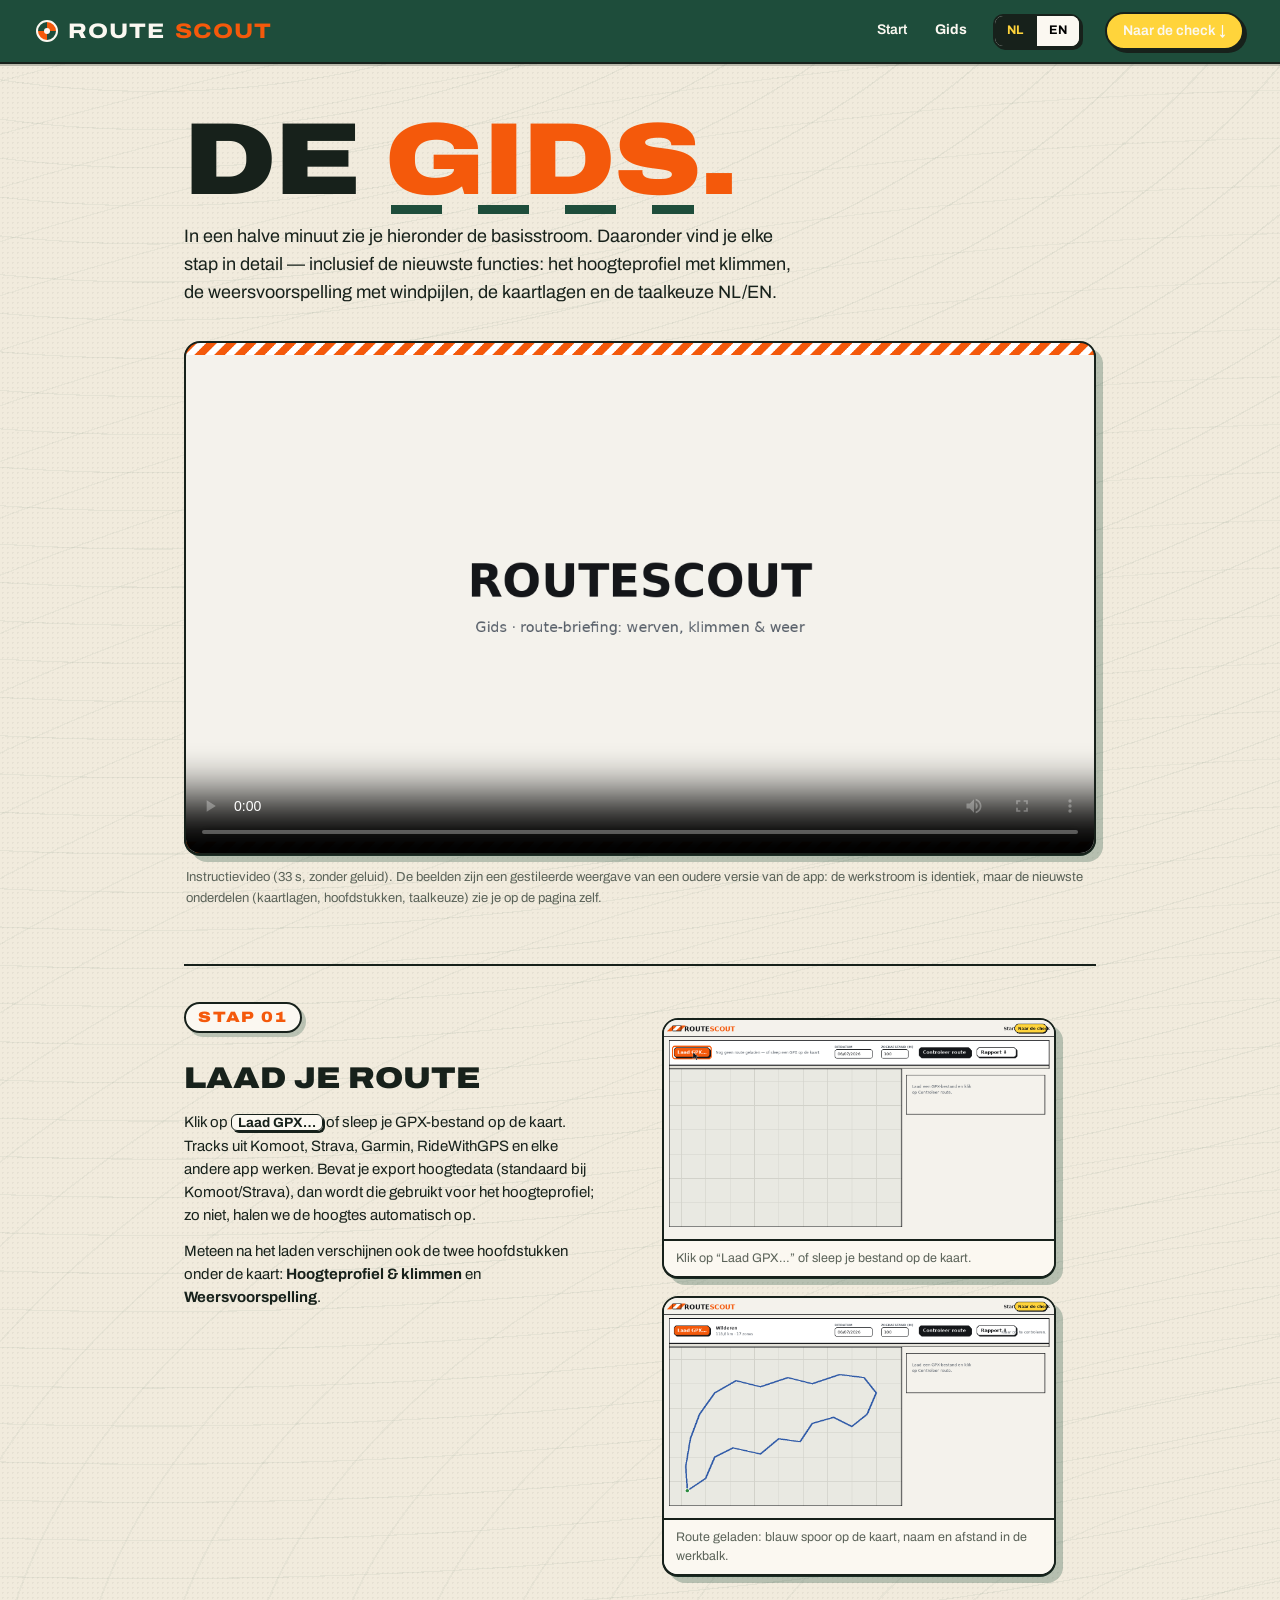
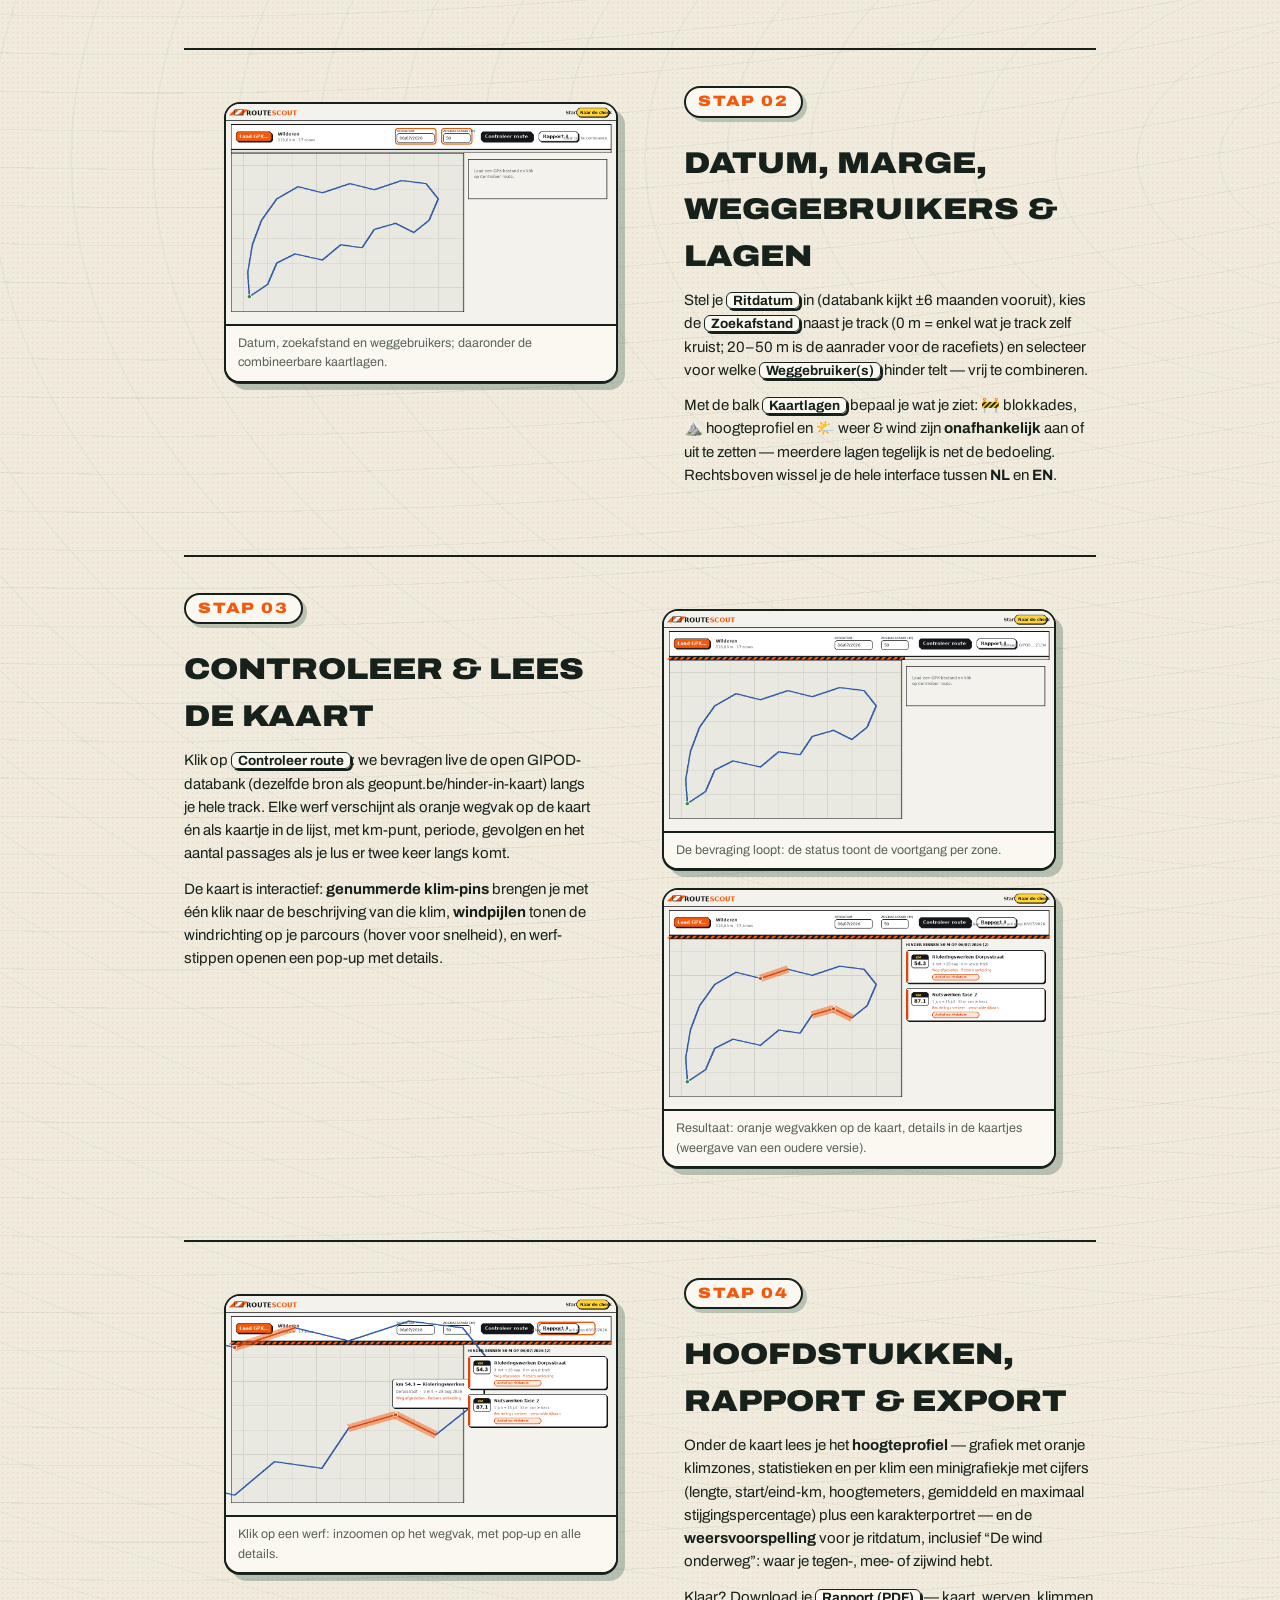
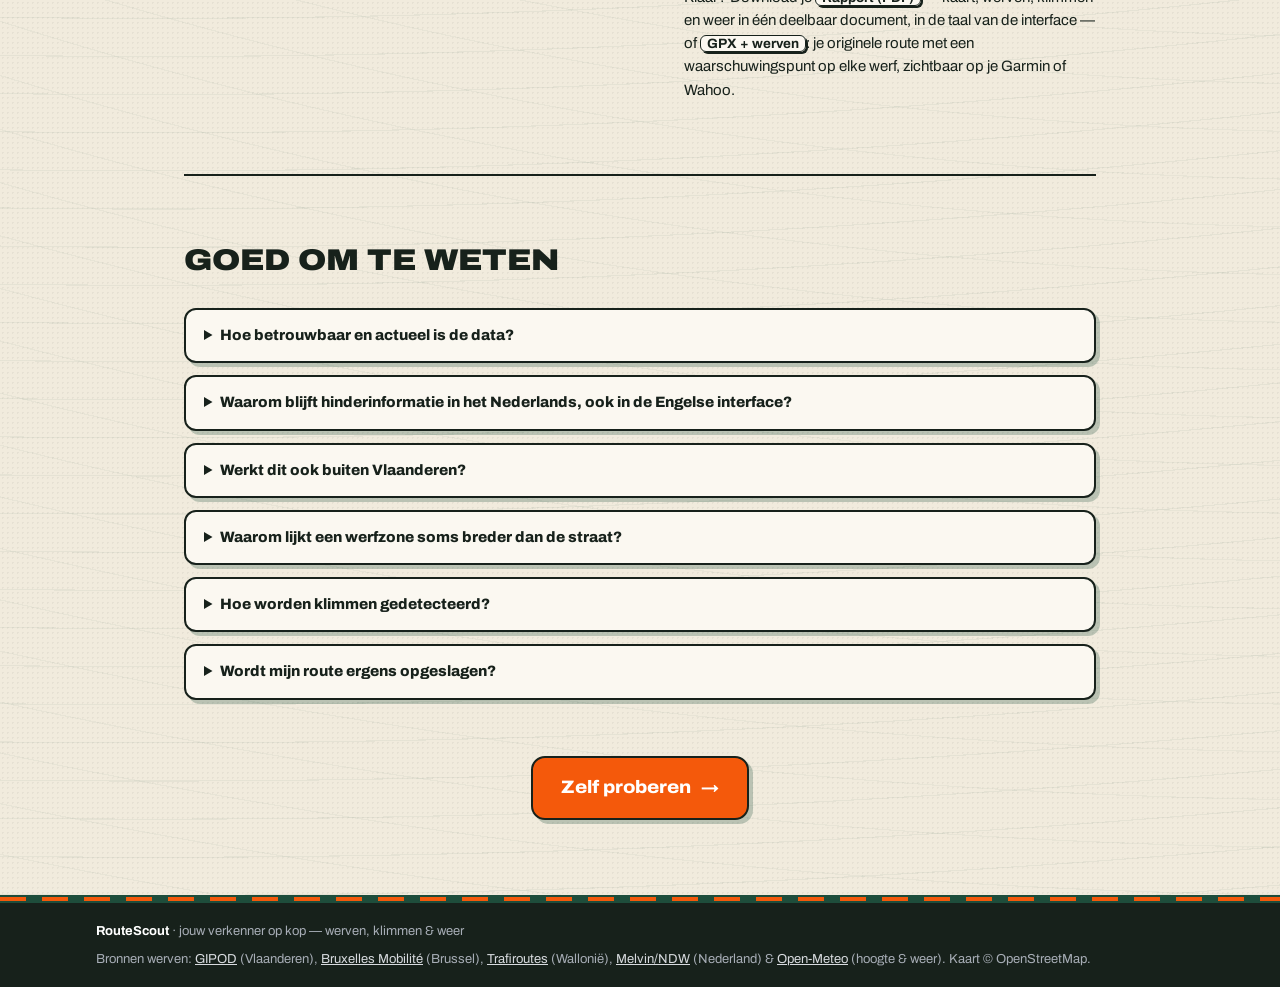
<file: gids.html>
<!DOCTYPE html>
<html lang="nl">
<head>
<meta charset="utf-8">
<meta name="viewport" content="width=device-width, initial-scale=1">
<title>Gids — RouteScout</title>
<meta name="description" content="Zo werkt RouteScout: video, stap-voor-stapgids en veelgestelde vragen — in het Nederlands of Engels.">
<link rel="icon" href="data:image/svg+xml,<svg xmlns='http://www.w3.org/2000/svg' viewBox='0 0 100 100'><text y='.9em' font-size='90'>🧭</text></svg>">
<link rel="preconnect" href="https://fonts.googleapis.com">
<link href="https://fonts.googleapis.com/css2?family=Archivo:ital,wdth,wght@0,62..125,300..900&display=swap" rel="stylesheet">
<link rel="stylesheet" href="css/style.css?v=27">
<style>
  .gids{max-width:1000px;margin:0 auto;padding:clamp(28px,4vw,56px) clamp(16px,4vw,44px)}
  .gids .mega{font-size:clamp(44px,8vw,110px)}
  .gids-intro{font-size:clamp(15px,1.5vw,18px);max-width:62ch;margin:18px 0 34px}
  .video-frame{border:2px solid var(--ink);border-radius:var(--radius);overflow:hidden;box-shadow:var(--shadow);background:var(--ink)}
  .video-frame video{display:block;width:100%;height:auto}
  .video-caption{font-size:13px;color:var(--muted);margin:12px 2px 0}
  .gstep{display:grid;grid-template-columns:minmax(0,1fr) minmax(0,1.15fr);gap:26px;align-items:start;
    margin-top:clamp(36px,5vw,56px);padding-top:clamp(24px,3vw,36px);border-top:2px solid var(--ink)}
  .gstep:nth-of-type(even){grid-template-columns:minmax(0,1.15fr) minmax(0,1fr)}
  .gstep:nth-of-type(even) .gtext{order:2}
  .gtext h2{font-weight:900;font-stretch:116%;text-transform:uppercase;font-size:clamp(22px,2.6vw,30px);margin:10px 0 10px}
  .gtext p{margin:0 0 12px;font-size:15px}
  .gtext .tip{background:var(--paper);border:2px solid var(--ink);border-radius:12px;box-shadow:var(--shadow-sm);padding:12px 14px;font-size:14px;margin-top:14px}
  .gtext .tip b{color:var(--orange-deep)}
  .shot{border:2px solid var(--ink);border-radius:var(--radius);box-shadow:var(--shadow);overflow:hidden;background:#fff}
  .shot img{display:block;width:100%;height:auto}
  .shot figcaption{font-size:12.5px;color:var(--muted);padding:8px 12px;border-top:2px solid var(--ink);background:var(--paper)}
  .shot + .shot{margin-top:18px}
  kbd,.ui{font:inherit;font-weight:700;font-size:.9em;background:var(--paper);border:1.5px solid var(--ink);border-radius:6px;padding:0 6px;box-shadow:2px 2px 0 var(--ink);white-space:nowrap}
  .faq{margin-top:clamp(40px,5vw,60px);padding-top:clamp(24px,3vw,36px);border-top:2px solid var(--ink)}
  .faq h2{font-weight:900;font-stretch:116%;text-transform:uppercase;font-size:clamp(22px,2.6vw,30px)}
  .faq details{background:var(--paper);border:2px solid var(--ink);border-radius:12px;box-shadow:var(--shadow-sm);padding:14px 18px;margin-bottom:12px}
  .faq summary{font-weight:800;cursor:pointer;font-size:15px}
  .faq p{font-size:14.5px;margin:10px 0 0}
  .backcta{margin-top:clamp(36px,5vw,56px);text-align:center}
  @media(max-width:760px){.gstep,.gstep:nth-of-type(even){grid-template-columns:1fr}.gstep:nth-of-type(even) .gtext{order:0}}
</style>
</head>
<body>

<nav class="topbar">
  <span class="brand"><span class="brand-stripe"></span>ROUTE<em>SCOUT</em></span>
  <a class="navlink" href="index.html#hoe" data-i18n="navStart">Start</a>
  <a class="navlink" href="gids.html" aria-current="page"><b data-i18n="navGids">Gids</b></a>
  <div class="seg lang" role="group" aria-label="Taal / Language">
    <button type="button" class="seg-btn lang-btn" data-lang="nl" aria-pressed="true">NL</button>
    <button type="button" class="seg-btn lang-btn" data-lang="en" aria-pressed="false">EN</button>
  </div>
  <a class="navlink navlink-cta" href="index.html#app" data-i18n="navCheck">Naar de check ↓</a>
</nav>

<main class="gids">
  <h1 class="mega"><span class="mega-line"><span data-i18n="g_title">DE </span><span class="hl" data-i18n="g_titleHl">GIDS</span><span class="dot">.</span></span></h1>
  <p class="gids-intro" data-i18n-html="g_intro"></p>

  <div class="video-frame">
    <video controls preload="metadata" poster="assets/gids-poster.png" playsinline>
      <source src="assets/gids.mp4" type="video/mp4">
      <a href="assets/gids.mp4">gids.mp4</a>
    </video>
  </div>
  <p class="video-caption" data-i18n-html="g_videoCap"></p>

  <section class="gstep">
    <div class="gtext">
      <span class="step-nr" data-i18n="g_s1nr">STAP 01</span>
      <h2 data-i18n="g_s1t"></h2>
      <div data-i18n-html="g_s1p"></div>
    </div>
    <div>
      <figure class="shot"><img src="assets/img/stap1-laden.png" alt="">
        <figcaption data-i18n="g_s1c1"></figcaption></figure>
      <figure class="shot"><img src="assets/img/stap1-geladen.png" alt="">
        <figcaption data-i18n="g_s1c2"></figcaption></figure>
    </div>
  </section>

  <section class="gstep">
    <div class="gtext">
      <span class="step-nr" data-i18n="g_s2nr">STAP 02</span>
      <h2 data-i18n="g_s2t"></h2>
      <div data-i18n-html="g_s2p"></div>
    </div>
    <div>
      <figure class="shot"><img src="assets/img/stap2-instellingen.png" alt="">
        <figcaption data-i18n="g_s2c1"></figcaption></figure>
    </div>
  </section>

  <section class="gstep">
    <div class="gtext">
      <span class="step-nr" data-i18n="g_s3nr">STAP 03</span>
      <h2 data-i18n="g_s3t"></h2>
      <div data-i18n-html="g_s3p"></div>
    </div>
    <div>
      <figure class="shot"><img src="assets/img/stap3-bevraging.png" alt="">
        <figcaption data-i18n="g_s3c1"></figcaption></figure>
      <figure class="shot"><img src="assets/img/stap4-resultaat.png" alt="">
        <figcaption data-i18n="g_s3c2"></figcaption></figure>
    </div>
  </section>

  <section class="gstep">
    <div class="gtext">
      <span class="step-nr" data-i18n="g_s4nr">STAP 04</span>
      <h2 data-i18n="g_s4t"></h2>
      <div data-i18n-html="g_s4p"></div>
    </div>
    <div>
      <figure class="shot"><img src="assets/img/stap4-detail.png" alt="">
        <figcaption data-i18n="g_s4c1"></figcaption></figure>
    </div>
  </section>

  <section class="faq">
    <h2 data-i18n="g_faqT">Goed om te weten</h2>
    <details>
      <summary data-i18n="g_q1"></summary><p data-i18n-html="g_a1"></p>
    </details>
    <details>
      <summary data-i18n="g_q2"></summary><p data-i18n-html="g_a2"></p>
    </details>
    <details>
      <summary data-i18n="g_q3"></summary><p data-i18n-html="g_a3"></p>
    </details>
    <details>
      <summary data-i18n="g_q4"></summary><p data-i18n-html="g_a4"></p>
    </details>
    <details>
      <summary data-i18n="g_q5"></summary><p data-i18n-html="g_a5"></p>
    </details>
    <details>
      <summary data-i18n="g_q6"></summary><p data-i18n-html="g_a6"></p>
    </details>
  </section>

  <div class="backcta">
    <a class="btn btn-primary btn-big" href="index.html#app"><span data-i18n="g_cta">Zelf proberen</span> <span class="arrow">→</span></a>
  </div>
</main>

<footer class="footer">
  <div class="barrier thin" aria-hidden="true"></div>
  <div class="footer-inner">
    <span><b>RouteScout</b> · <span data-i18n="footTag">route-briefing voor fietsers</span></span>
    <span data-i18n-html="footSrc"></span>
  </div>
</footer>

<script src="js/i18n.js?v=27"></script>
<script src="js/gids-i18n.js?v=27"></script>
</body>
</html>
</file>
<file: css/style.css>
/* =========================================================
   ROUTESCOUT — route-briefing voor fietsers
   Redesign 2026: "trail & terrain"
   · cartografische esthetiek: topolijnen, gestippelde trailpaden,
     waypoint-diamanten, kompas-badge (wayfinding-trend 2026)
   · natuurpalet met signaalaccent: dennengroen + warm zand +
     waymark-oranje ("earthy tech", dopamine met mate)
   · zachte gelaagde diepte i.p.v. louter harde offsets (soft depth)
   · expressieve variabele typografie, bento-grid, scroll-reveals
   · matte korrel-textuur, AA-contrast, reduced-motion-proof
   ========================================================= */
:root{
  --chalk:#F1EBDD;           /* warm zand */
  --paper:#FBF8F1;           /* licht perkament */
  --ink:#17211B;             /* dennen-zwart */
  --muted:#5A6258;
  --line:#17211B;
  --soft:#E2DAC6;
  --pine:#1E4D3B;            /* verkennersgroen */
  --moss:#2F6B4F;
  --orange:#F4590B;          /* waymark-oranje: het spoor dat je volgt */
  --orange-deep:#D9480F;
  --orange-bg:#FBE3D2;
  --yellow:#FFD43B;
  --route:#2F5AA8;
  --ok:#2B8A3E;
  --shadow:7px 7px 0 rgba(30,77,59,.28), 0 1px 0 var(--ink);   /* zachte pine-offset */
  --shadow-sm:4px 4px 0 rgba(30,77,59,.26);
  --radius:16px;
  --font:"Archivo",system-ui,sans-serif;
}
*{box-sizing:border-box}
html{scroll-behavior:smooth}
body{margin:0;font-family:var(--font);color:var(--ink);background:var(--chalk);line-height:1.55;
  /* korrel + heel lichte topografische contourlijnen (cartografie-motief) */
  background-image:
    radial-gradient(rgba(23,33,27,.05) 1px, transparent 1px),
    repeating-radial-gradient(ellipse 900px 520px at 12% -6%, transparent 0 64px, rgba(30,77,59,.055) 64px 66px),
    repeating-radial-gradient(ellipse 1100px 640px at 108% 42%, transparent 0 80px, rgba(30,77,59,.045) 80px 82px);
  background-size:5px 5px, auto, auto}
a{color:inherit}
::selection{background:var(--orange);color:#fff}
:focus-visible{outline:3px solid var(--route);outline-offset:2px}

/* ---------- barrier / nadar-motief ---------- */
.barrier{height:14px;background:
  repeating-linear-gradient(90deg,var(--orange) 0 26px,transparent 26px 42px) center/100% 4px no-repeat,
  var(--pine)}
.barrier.thin{height:8px}

/* =========================== TOPBAR =========================== */
.topbar{position:sticky;top:0;z-index:1200;display:flex;align-items:center;gap:24px;
  background:var(--pine);color:var(--paper);padding:12px clamp(16px,3vw,36px);border-bottom:2px solid var(--ink);
  box-shadow:0 2px 0 rgba(23,33,27,.25)}
.brand{font-weight:800;font-stretch:118%;font-size:21px;letter-spacing:.05em;display:flex;align-items:center;gap:10px;margin-right:auto}
.brand em{font-style:normal;color:var(--orange)}
.topbar .navlink{color:var(--paper)}
.brand-stripe{width:22px;height:22px;border:2px solid var(--paper);border-radius:50%;position:relative;flex:0 0 auto;
  background:conic-gradient(var(--orange) 0 25%, transparent 25% 50%, var(--orange) 50% 75%, transparent 75%)}
.brand-stripe::after{content:"";position:absolute;inset:6px;background:var(--paper);border-radius:50%}
.navlink{font-size:14px;font-weight:600;text-decoration:none;padding:6px 2px;border-bottom:2px solid transparent;transition:border-color .15s}
.navlink:hover{border-color:var(--orange)}
.navlink-cta{border:2px solid var(--ink);border-radius:99px;padding:6px 16px;background:var(--yellow);box-shadow:3px 3px 0 var(--ink);transition:transform .12s,box-shadow .12s}
.navlink-cta:hover{transform:translate(-1px,-1px);box-shadow:4px 4px 0 var(--ink);border-color:var(--ink)}

/* =========================== HERO: TYPE ALS ARCHITECTUUR =========================== */
.hero{padding:clamp(28px,5vw,64px) clamp(16px,4vw,44px) clamp(30px,4vw,56px);max-width:1400px;margin:0 auto}
.mega{margin:0;font-weight:900;font-stretch:120%;text-transform:uppercase;
  font-size:clamp(56px,11.5vw,170px);line-height:.88;letter-spacing:-.01em}
.mega-line{display:block;animation:rise .6s cubic-bezier(.2,.8,.2,1) both}
.mega-line:nth-child(2){animation-delay:.08s;margin-left:clamp(20px,6vw,120px)}
.mega-line:nth-child(3){animation-delay:.16s}
@keyframes rise{from{opacity:0;transform:translateY(.35em)}to{opacity:1;transform:none}}
.hl{color:var(--orange);position:relative;white-space:nowrap}
.hl::after{content:"";position:absolute;left:0;right:0;bottom:.02em;height:.09em;
  background:repeating-linear-gradient(-45deg,var(--orange) 0 12px,var(--ink) 12px 24px)}
.dot{color:var(--orange)}
.hero-row{display:flex;flex-wrap:wrap;gap:28px;align-items:flex-start;justify-content:space-between;
  margin-top:clamp(22px,3vw,40px);padding-top:22px;border-top:2px solid var(--ink)}
.lede{font-size:clamp(16px,1.6vw,20px);max-width:56ch;margin:0;color:var(--ink)}
.lede strong{background:var(--yellow);padding:0 4px;border-radius:4px}
.hero-cta{display:flex;flex-direction:column;gap:10px;align-items:flex-start}
.hero-note{font-size:13px;color:var(--muted);margin:0;line-height:1.5}

/* =========================== MARQUEE (kinetische typografie) =========================== */
.marquee{overflow:hidden;background:var(--pine);color:var(--paper);border-block:2px solid var(--ink);padding:10px 0}
.marquee-track{display:flex;width:max-content;animation:scroll 26s linear infinite}
.marquee span{font-weight:800;font-stretch:115%;font-size:17px;letter-spacing:.14em;white-space:nowrap;padding-right:1em}
.marquee span::selection{background:var(--yellow);color:var(--ink)}
@keyframes scroll{to{transform:translateX(-50%)}}
.marquee:hover .marquee-track{animation-play-state:paused}

/* =========================== BENTO =========================== */
.bento-wrap{max-width:1400px;margin:0 auto;padding:clamp(36px,5vw,64px) clamp(16px,4vw,44px)}
.section-title{font-weight:900;font-stretch:118%;text-transform:uppercase;
  font-size:clamp(26px,3.6vw,44px);letter-spacing:0;margin:0 0 24px}
.bento{display:grid;gap:16px;grid-template-columns:repeat(6,1fr)}
.cell{background:var(--paper);border:2px solid var(--ink);border-radius:var(--radius);
  padding:22px;box-shadow:var(--shadow);transition:transform .15s,box-shadow .15s}
.cell:hover{transform:translate(-2px,-2px);box-shadow:10px 10px 0 rgba(30,77,59,.32), 0 1px 0 var(--ink)}
.cell-step{grid-column:span 2}
.cell-stat{grid-column:span 2;display:flex;flex-direction:column;justify-content:flex-end;min-height:150px}
.cell-live{grid-column:span 2;position:relative}
.cell-orange{background:var(--orange);color:#fff}
.cell-orange p{color:#fff}
.step-nr{font-weight:900;font-stretch:120%;font-size:15px;letter-spacing:.12em;color:var(--orange);
  border:2px solid var(--ink);border-radius:99px;padding:2px 12px;display:inline-block;background:var(--paper);box-shadow:var(--shadow-sm);margin-bottom:12px}
.cell h3{font-weight:800;font-stretch:112%;font-size:20px;text-transform:uppercase;letter-spacing:.02em;margin:0 0 6px}
.cell p{margin:0;font-size:14.5px;color:var(--muted)}
.stat{font-weight:900;font-stretch:122%;font-size:clamp(52px,5.5vw,76px);line-height:.9}
.stat small{font-size:.35em;font-weight:800;letter-spacing:.06em;margin-left:4px}
.pulse{position:absolute;top:22px;right:22px;width:14px;height:14px;border-radius:50%;background:var(--ok);border:2px solid var(--ink)}
.pulse::after{content:"";position:absolute;inset:-6px;border-radius:50%;border:2px solid var(--ok);animation:ping 1.8s ease-out infinite}
@keyframes ping{from{transform:scale(.5);opacity:1}to{transform:scale(1.5);opacity:0}}

/* CSS-only scroll-reveal (progressief; valt terug op gewoon zichtbaar) */
@supports (animation-timeline: view()){
  .reveal{animation:reveal .5s ease-out both;animation-timeline:view();animation-range:entry 0% entry 55%}
  @keyframes reveal{from{opacity:0;transform:translateY(22px)}to{opacity:1;transform:none}}
}

/* =========================== BUTTONS =========================== */
.btn{font:inherit;font-weight:800;font-stretch:110%;font-size:15px;padding:12px 22px;border-radius:12px;
  border:2px solid var(--ink);cursor:pointer;text-decoration:none;display:inline-flex;align-items:center;gap:10px;
  box-shadow:var(--shadow-sm);transition:transform .12s,box-shadow .12s,background .15s}
.btn:hover:not([disabled]){transform:translate(-2px,-2px);box-shadow:6px 6px 0 var(--ink)}
.btn:active:not([disabled]){transform:translate(2px,2px);box-shadow:1px 1px 0 var(--ink)}
.btn[disabled]{opacity:.45;cursor:default;box-shadow:var(--shadow-sm)}
.btn-primary{background:var(--orange);color:#fff}
.btn-primary:hover:not([disabled]){background:var(--orange-deep)}
.btn-big{font-size:18px;padding:16px 28px;border-radius:14px}
.btn-big .arrow{transition:transform .15s}
.btn-big:hover .arrow{transform:translateX(4px)}
.btn-dark{background:var(--ink);color:#fff}
.btn-ghost{background:var(--paper);color:var(--ink)}
.filebtn{position:relative;overflow:hidden}
.filebtn input{position:absolute;inset:0;opacity:0;cursor:pointer}

/* =========================== APP =========================== */
.app{max-width:1400px;margin:0 auto;padding:0 clamp(12px,3vw,32px) 44px}
.toolbar{display:flex;flex-wrap:wrap;align-items:end;gap:14px;background:var(--paper);
  border:2px solid var(--ink);border-radius:var(--radius) var(--radius) 0 0;padding:16px 18px;position:relative;z-index:500}
.routeinfo{font-size:13.5px;color:var(--muted);align-self:center;margin-right:auto}
.routeinfo b{color:var(--ink)}
.field-group{display:flex;flex-direction:column;gap:8px;margin:0;border:2px dashed var(--pine);border-radius:12px;
  padding:8px 14px 12px;background:rgba(30,77,59,.03);min-width:0}
.field-group-title{font-size:11px;font-weight:800;letter-spacing:.1em;text-transform:uppercase;color:var(--pine);padding:0 4px}
.field-group-row{display:flex;flex-wrap:wrap;gap:14px;align-items:end}
.field{display:flex;flex-direction:column;gap:4px}
.field label{font-size:11.5px;font-weight:700;letter-spacing:.08em;text-transform:uppercase;color:var(--muted)}
.field input,.field select{font:inherit;font-size:15px;padding:9px 10px;border:2px solid var(--ink);border-radius:10px;background:#fff}
.field select{cursor:pointer}
#range,#speed{width:92px}
.checkline{display:inline-flex;align-items:center;gap:8px;font-size:13.5px;font-weight:700;color:var(--ink);
  border:2px solid var(--ink);border-radius:10px;background:#fff;padding:8px 12px;cursor:pointer;user-select:none}
.checkline input{width:16px;height:16px;accent-color:var(--orange-deep);cursor:pointer}
.checkline:has(input:checked){background:var(--orange-bg)}
.status{font-size:13.5px;color:var(--muted);align-self:center;min-width:170px}
/* bewaarde routes: chips onder de werkbalk */
.savedbar{display:flex;flex-wrap:wrap;align-items:center;gap:10px;background:var(--paper);
  border:2px solid var(--ink);border-top:none;padding:10px 18px}
.savedbar-lbl{font-size:12.5px;font-weight:700;letter-spacing:.06em;text-transform:uppercase;color:var(--muted)}
#savedchips{display:inline-flex;flex-wrap:wrap;gap:8px}
.saved-chip{display:inline-flex;border:2px solid var(--ink);border-radius:99px;overflow:hidden;background:#fff;box-shadow:2px 2px 0 var(--ink)}
.saved-chip button{font:inherit;font-size:12.5px;font-weight:700;border:none;background:none;cursor:pointer}
.saved-chip .saved-load{padding:6px 12px}
.saved-chip .saved-load:hover{background:var(--orange-bg)}
.saved-chip .saved-load small{font-weight:600;color:var(--muted)}
.saved-chip .saved-del{border-left:2px solid var(--ink);color:#8A2626;padding:6px 10px}
.saved-chip .saved-del:hover{background:#FDEBEB}
.chip-badge{display:inline-block;margin-left:8px;padding:1px 8px;border-radius:99px;font-size:11px;font-weight:800;
  background:var(--orange);color:#fff;border:1.5px solid var(--ink)}

/* bron-tag (regio) op een resultaatkaart */
.src-tag{display:inline-block;vertical-align:1px;margin-right:7px;padding:1px 7px;border-radius:6px;
  font-size:10px;font-weight:800;letter-spacing:.04em;text-transform:uppercase;border:1.5px solid var(--ink)}
.src-gipod{background:#E8F0FE;color:#1E4D8C}
.src-bxl{background:#FCE8EF;color:#8A1E4D}
.src-wal{background:#FFF1D6;color:#8A5A00}
.src-nl{background:#E6F4EA;color:#1B5E3A}

.bar{height:8px;background:var(--soft);border-inline:2px solid var(--ink)}
.bar i{display:block;height:100%;width:0;transition:width .3s;
  background:repeating-linear-gradient(-45deg,var(--orange) 0 12px,var(--ink) 12px 24px)}

/* routestrook: je rit van 0 → einde, met een tik per werf */
.strip{position:relative;height:64px;background:var(--paper);border-inline:2px solid var(--ink);border-bottom:2px solid var(--ink);padding:0 26px}
.strip-line{position:absolute;left:26px;right:26px;top:30px;height:4px;background:var(--ink);border-radius:2px}
.strip-start{position:absolute;top:24px;width:16px;height:16px;border-radius:50%;background:var(--ok);border:2px solid var(--ink);transform:translateX(-50%)}
.strip-end{position:absolute;top:24px;width:16px;height:16px;background:
  conic-gradient(var(--ink) 0 25%,#fff 0 50%,var(--ink) 0 75%,#fff 0);border:2px solid var(--ink);transform:translateX(-50%)}
.strip-label{position:absolute;top:44px;font-size:11px;font-weight:700;color:var(--muted);transform:translateX(-50%)}
.strip-tick{position:absolute;top:16px;width:18px;height:18px;padding:0;transform:translateX(-50%) rotate(45deg);
  background:var(--orange);border:2px solid var(--ink);border-radius:4px;cursor:pointer;box-shadow:2px 2px 0 var(--ink);
  transition:transform .12s,background .12s}
.strip-tick:hover{transform:translateX(-50%) rotate(45deg) scale(1.25);background:var(--orange-deep)}
.strip-tick span{position:absolute;inset:0;transform:rotate(-45deg);font-size:0}
.card.flash{animation:flash .9s ease-out}
@keyframes flash{0%{background:var(--yellow)}100%{background:var(--paper)}}
.card.hard{border-left-color:#A61E04}
.hardtag{display:inline-block;font-size:11px;font-weight:800;padding:2px 10px;border-radius:99px;margin:6px 0 0 6px;
  background:#A61E04;color:#fff;border:1.5px solid var(--ink)}
.strip-tick.hard{background:#A61E04}
.strip-tick.hard:hover{background:#7E1703}

/* segmented filter/sorteer-knoppen boven de resultaten */
.seg-row{display:flex;flex-wrap:wrap;gap:10px;margin:2px 0 14px}
.seg{display:inline-flex;border:2px solid var(--ink);border-radius:10px;overflow:hidden;background:var(--paper);box-shadow:var(--shadow-sm)}
.seg-btn{font:inherit;font-weight:700;font-size:12.5px;padding:7px 12px;border:none;background:var(--paper);cursor:pointer}
.seg-btn+.seg-btn{border-left:2px solid var(--ink)}
.seg-btn[aria-pressed="true"]{background:var(--ink);color:var(--yellow)}
.seg-btn:hover:not([aria-pressed="true"]){background:var(--orange-bg)}

/* taalkeuze in de topbar */
.seg.lang{box-shadow:2px 2px 0 var(--ink)}
.lang-btn{padding:5px 12px;font-size:12.5px}

/* kaartlagen-balk: onafhankelijk combineerbare togglers */
.layers{display:flex;flex-wrap:wrap;align-items:center;gap:10px;background:var(--paper);
  border:2px solid var(--ink);border-top:none;padding:10px 18px}
.layers-lbl{font-size:12.5px;font-weight:700;letter-spacing:.06em;text-transform:uppercase;color:var(--muted)}
.layer-btn{border:2px solid var(--ink);border-radius:99px;box-shadow:2px 2px 0 var(--ink)}

/* hoofdstukken onder de kaart (spiegel van het PDF-rapport) */
.chapter{margin-top:26px}
.chap-banner{display:flex;align-items:center;gap:0;background:var(--pine);border:2px solid var(--ink);
  border-radius:var(--radius) var(--radius) 0 0;overflow:hidden}
.chap-icon{flex:0 0 auto;width:54px;height:54px;display:grid;place-items:center;font-size:26px;background:var(--orange)}
.chap-banner h2{margin:0;padding:0 18px;font-weight:900;font-stretch:118%;font-size:clamp(20px,3vw,30px);
  letter-spacing:.02em;color:#fff;text-transform:uppercase}
.chap-stripe{height:10px;border-inline:2px solid var(--ink);background:
  repeating-linear-gradient(90deg,var(--orange) 0 22px,transparent 22px 36px) center/100% 4px no-repeat,var(--paper)}
.chap-body{background:var(--paper);border:2px solid var(--ink);border-top:none;
  border-radius:0 0 var(--radius) var(--radius);box-shadow:var(--shadow);padding:18px}
.profchart-box{border:2px solid var(--ink);border-radius:10px;overflow:hidden;background:var(--chalk)}
.profchart-box canvas{display:block;width:100%;height:auto}
.prof-stats{font-size:14.5px;margin:12px 2px}
.climb-card .km b{background:var(--ink);color:var(--yellow)}
.climb-mini{flex:0 0 auto;width:120px;border:2px solid var(--ink);border-radius:8px;overflow:hidden;background:var(--chalk);align-self:stretch}
.climb-mini canvas{display:block;width:100%;height:100%}
.card.flashTarget{animation:flash 1.2s ease-out}

/* weerkaart */
.weather-card{display:grid;grid-template-columns:repeat(auto-fit,minmax(220px,1fr));gap:8px 24px;
  border:2px solid var(--ink);border-radius:10px;padding:14px 16px;background:#fff;box-shadow:var(--shadow-sm)}
.weather-card h3{grid-column:1/-1;margin:0 0 4px;font-size:17px;font-weight:800}
.weather-card p{margin:0;font-size:14px;color:var(--muted)}
.weather-src{font-size:12px;color:var(--muted);margin:10px 2px 0}
.weather-summary{font-size:14.5px;line-height:1.55;margin:14px 2px 0}
.wind-par{font-size:14.5px;margin:14px 2px 0}
.wind-par b{display:block;margin-bottom:4px}

/* uur-per-uur tijdlijn: wind, temperatuur & weertype per uurvak van de rit */
.hour-strip-title{font-size:12.5px;font-weight:800;letter-spacing:.06em;text-transform:uppercase;color:var(--muted);margin:16px 2px 8px}
.hour-strip{display:flex;gap:8px;overflow-x:auto;padding:2px 2px 8px;margin:0 -2px}
.hour-tile{flex:0 0 auto;min-width:66px;display:flex;flex-direction:column;align-items:center;gap:3px;
  border:2px solid var(--ink);border-radius:10px;background:#fff;padding:8px 6px;box-shadow:var(--shadow-sm)}
.hour-time{font-size:11px;font-weight:800;color:var(--muted)}
.hour-ico{font-size:20px;line-height:1}
.hour-temp{font-weight:800;font-stretch:115%;font-size:15px;font-variant-numeric:tabular-nums}
.hour-wind{display:inline-flex;align-items:center;gap:3px;font-size:11px;color:var(--muted);font-variant-numeric:tabular-nums}
.hour-arrow{display:inline-block;color:#1D4ED8;font-size:12px;line-height:1;transform-origin:50% 50%}

/* kaartmarkeringen: klim-pin & windpijl */
.climb-pin{background:var(--orange-deep);color:#fff;border:2px solid #fff;border-radius:50%;
  width:26px;height:26px;display:grid;place-items:center;font:800 13px/1 "Archivo",sans-serif;
  box-shadow:0 0 0 2px var(--ink);cursor:pointer}
.climb-pin:hover{background:var(--ink)}
.wind-arrow{color:#1D4ED8;font-size:22px;line-height:1;text-shadow:0 0 3px #fff,0 0 3px #fff;
  transform-origin:50% 50%;pointer-events:auto}
.dutch-note{font-size:12px;color:var(--muted);margin-top:10px}

.workspace{display:grid;grid-template-columns:minmax(0,1.35fr) minmax(360px,1fr);min-height:560px;
  border:2px solid var(--ink);border-top:none;border-radius:0 0 var(--radius) var(--radius);overflow:hidden;box-shadow:var(--shadow)}
.map{min-height:420px}
.map.dropping{outline:5px dashed var(--orange);outline-offset:-5px}
.results{overflow:auto;max-height:78vh;border-left:2px solid var(--ink);background:var(--chalk);padding:16px}
.results h2{font-weight:800;font-stretch:112%;font-size:15px;text-transform:uppercase;letter-spacing:.1em;color:var(--ink);margin:16px 0 12px}

/* resultaatkaarten */
.card{background:var(--paper);border:2px solid var(--ink);border-left:8px solid var(--orange-deep);border-radius:12px;
  padding:12px 14px;margin-bottom:14px;cursor:pointer;display:flex;gap:14px;box-shadow:var(--shadow-sm);
  transition:transform .12s,box-shadow .12s}
.card:hover{transform:translate(-2px,-2px);box-shadow:6px 6px 0 var(--ink)}
.km{flex:0 0 auto;width:62px;border:2px solid var(--ink);border-radius:10px;overflow:hidden;text-align:center;align-self:flex-start;background:#fff}
.km b{display:block;background:var(--ink);color:var(--yellow);font-size:10px;letter-spacing:.16em;padding:2px 0;font-weight:800}
.km span{display:block;font-weight:900;font-stretch:115%;font-size:20px;font-variant-numeric:tabular-nums;padding:2px 0 4px}
.body{min-width:0}
.body h3{margin:0 0 3px;font-size:15px;font-weight:700;line-height:1.3}
.meta{font-size:12.5px;color:var(--muted);line-height:1.55}
.meta b{color:var(--ink);font-weight:600}
.chip{display:inline-block;font-size:11px;font-weight:800;padding:2px 10px;border-radius:99px;margin-top:6px;
  background:var(--orange-bg);color:var(--orange-deep);border:1.5px solid var(--orange-deep)}
.cons{font-size:12.5px;margin-top:6px}
.cons em{font-style:normal;background:var(--yellow);border-radius:4px;padding:0 4px;font-weight:700}

/* omleidingsvoorstel onder een werf-kaart */
.alt-box{margin-top:8px}
.btn-alt{font:inherit;font-weight:700;font-size:11.5px;padding:5px 11px;border:1.5px solid var(--ink);
  border-radius:8px;background:var(--paper);color:var(--ink);cursor:pointer;box-shadow:2px 2px 0 var(--ink);
  transition:transform .12s,box-shadow .12s,background .15s}
.btn-alt:hover:not(:disabled){transform:translate(-1px,-1px);box-shadow:3px 3px 0 var(--ink);background:var(--orange-bg)}
.btn-alt:disabled{opacity:.55;cursor:default}
.alt-result{margin-top:6px;font-size:12.5px;color:var(--muted)}
.alt-result p{margin:0 0 6px}
.alt-actions{display:flex;gap:8px}
.btn-alt-accept,.btn-alt-discard{font:inherit;font-weight:800;font-size:11.5px;padding:5px 12px;border-radius:8px;
  border:1.5px solid var(--ink);cursor:pointer;box-shadow:2px 2px 0 var(--ink);transition:transform .12s,box-shadow .12s}
.btn-alt-accept{background:var(--ok);color:#fff}
.btn-alt-discard{background:var(--paper);color:var(--ink)}
.btn-alt-accept:hover,.btn-alt-discard:hover{transform:translate(-1px,-1px);box-shadow:3px 3px 0 var(--ink)}
.alt-error{color:#8A2626}

.empty{border:2px dashed var(--ink);border-radius:var(--radius);padding:28px 22px;text-align:center;color:var(--muted);font-size:14.5px;background:var(--paper)}
.empty-icon{font-size:34px;display:block;margin-bottom:8px}
.empty strong{color:var(--ok)}
.error{display:none;background:#FDEBEB;border:2px solid #8A2626;color:#8A2626;border-radius:var(--radius);padding:12px 14px;font-size:13.5px;line-height:1.5;margin-bottom:12px}
.note{font-size:12.5px;color:var(--muted)}

/* =========================== FOOTER =========================== */
.footer{background:var(--ink);color:#A7ADB6;margin-top:24px}
.footer-inner{max-width:1200px;margin:0 auto;padding:18px clamp(20px,5vw,56px);display:flex;flex-wrap:wrap;gap:8px 28px;font-size:13px}
.footer b{color:#fff}
.footer a{color:#D8DBDF}

/* =========================== RESPONSIVE =========================== */
@media(max-width:1020px){
  .cell-step{grid-column:span 3}
  .cell-stat,.cell-live{grid-column:span 3}
}
@media(max-width:680px){
  .bento{grid-template-columns:1fr}
  .cell-step,.cell-stat,.cell-live{grid-column:span 1}
  .mega-line:nth-child(2){margin-left:8vw}
  .workspace{grid-template-columns:1fr;grid-template-rows:48vh minmax(0,1fr)}
  .results{border-left:none;border-top:2px solid var(--ink);max-height:none}
  .navlink:not(.navlink-cta){display:none}
}
/* =========================== TOEGANKELIJKHEID =========================== */
@media(prefers-reduced-motion:reduce){
  html{scroll-behavior:auto}
  .mega-line{animation:none}
  .marquee-track{animation:none;flex-wrap:wrap}
  .pulse::after{animation:none}
  .reveal{animation:none!important}
  .card.flash{animation:none}
  .strip-tick{transition:none}
  .btn,.card,.cell,.navlink-cta,.bar i{transition:none}
}


/* ---------- RouteScout 2026: trail-accenten ---------- */
/* gestippeld "spoor" onder het accentwoord, met waypoint-diamant */
.mega .hl{position:relative;color:var(--orange)}
.mega .hl::after{content:"";position:absolute;left:2%;right:2%;bottom:.02em;height:.09em;
  background:repeating-linear-gradient(90deg,var(--pine) 0 .5em,transparent .5em .85em)}
/* draaiende kompas-badge (sticker/badge-trend), CSS/SVG-only */
.scout-badge{position:relative;flex:0 0 auto;width:clamp(96px,11vw,150px);aspect-ratio:1;align-self:center}
.scout-badge svg{width:100%;height:100%;animation:spin 26s linear infinite}
.scout-badge .needle{position:absolute;inset:0;display:grid;place-items:center;font-size:clamp(30px,4vw,48px)}
@keyframes spin{to{transform:rotate(360deg)}}
@media (prefers-reduced-motion:reduce){.scout-badge svg{animation:none}}
/* sectietitels krijgen een klein trail-ornament */
.section-title::after{content:"";display:block;width:120px;height:4px;margin-top:10px;
  background:repeating-linear-gradient(90deg,var(--orange) 0 14px,transparent 14px 24px)}
/* knoppen: pine als donkere variant */
.btn-dark{background:var(--pine)}
.btn-dark:hover:not(:disabled){background:var(--moss)}
/* layer-balk en strip op perkament */
.layers{background:var(--paper)}

/* FIX 4: weericonen */
.weather-head{grid-column:1/-1;display:flex;align-items:center;gap:14px}
.weather-ico{font-size:44px;line-height:1;filter:drop-shadow(2px 2px 0 rgba(30,77,59,.25))}
.weather-card .w-ico{display:inline-block;width:1.6em;font-size:17px}
</file>
